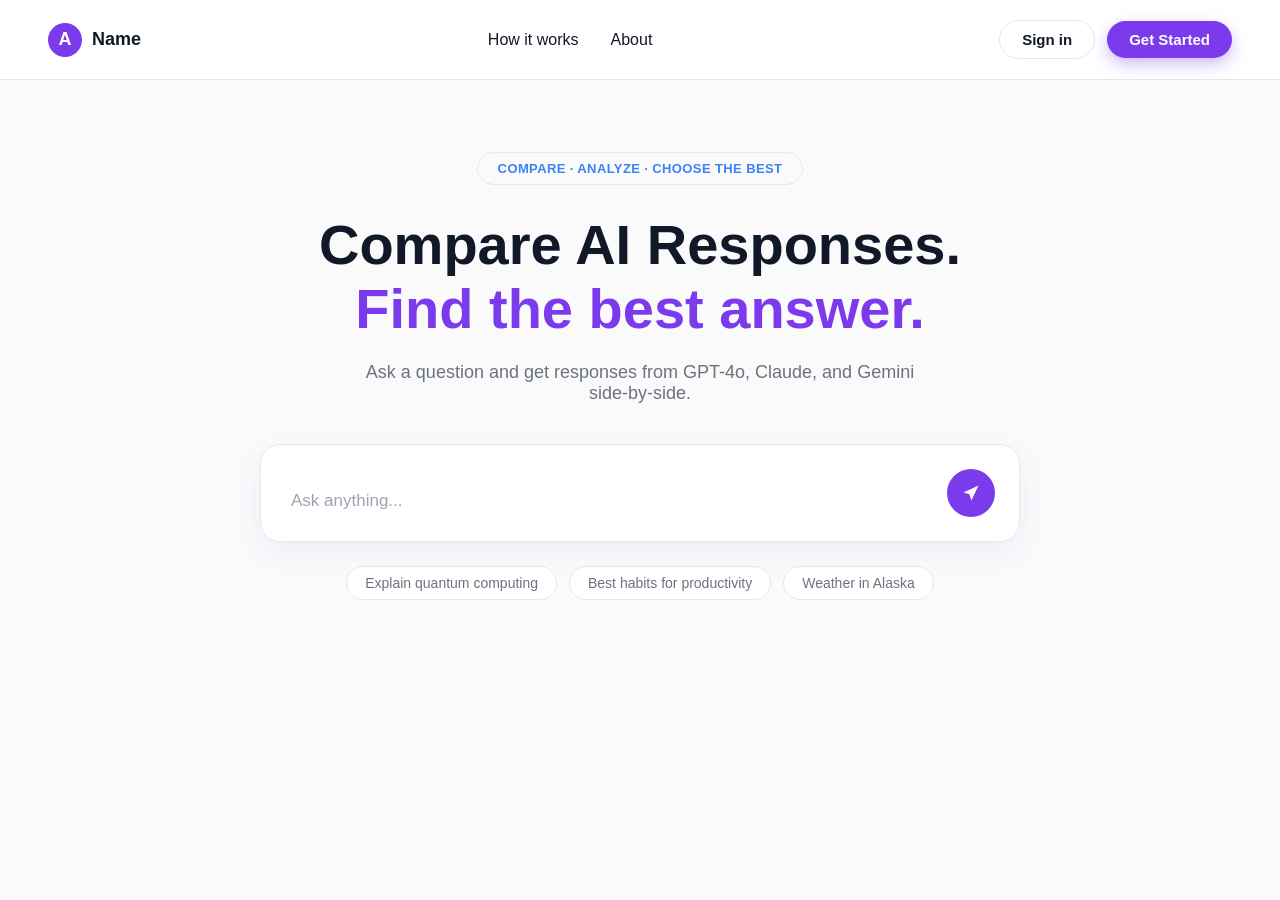
<file: index.html>
<!DOCTYPE html>
<html lang="en">
<head>
<meta charset="UTF-8">
<meta name="viewport" content="width=device-width, initial-scale=1.0">
<title>LLM Router — Compare AI Responses</title>
<link rel="stylesheet" href="style.css">
</head>
<body>

<header class="topbar">
  <a class="brand" href="#" data-action="go-landing">
    <span class="brand-avatar" id="brand-avatar">A</span>
    <span class="brand-name" id="brand-name">Name</span>
  </a>
  <nav class="nav-links">
    <a href="#" data-action="how-it-works">How it works</a>
    <a href="#" data-action="about">About</a>
  </nav>
  <div class="nav-actions" id="nav-actions-guest">
    <button class="btn btn-outline" data-action="sign-in">Sign in</button>
    <button class="btn btn-primary" data-action="get-started">Get Started</button>
  </div>
  <div class="nav-actions hidden" id="nav-actions-user">
    <button class="btn btn-outline" data-action="sign-out">Sign out</button>
  </div>
</header>

<main>

  <!-- ============ LANDING SCREEN ============ -->
  <section id="screen-landing" class="screen screen--active">
    <div class="landing-hero">
      <span class="pill">COMPARE &middot; ANALYZE &middot; CHOOSE THE BEST</span>
      <h1 class="hero-title">
        Compare AI Responses.<br>
        <span class="accent">Find the best answer.</span>
      </h1>
      <p class="hero-subtitle">
        Ask a question and get responses from GPT-4o, Claude, and Gemini side-by-side.
      </p>

      <form id="question-form" class="ask-box">
        <textarea id="question-input" placeholder="Ask anything..." rows="1" required></textarea>
        <button type="submit" class="send-btn" aria-label="Submit question">
          <svg viewBox="0 0 24 24" fill="currentColor"><path d="M3 11.5 21 3l-8.5 18-2.5-7.5L3 11.5Z"/></svg>
        </button>
      </form>

      <div class="example-chips">
        <button type="button" class="chip">Explain quantum computing</button>
        <button type="button" class="chip">Best habits for productivity</button>
        <button type="button" class="chip">Weather in Alaska</button>
      </div>
    </div>
  </section>

  <!-- ============ LOADING SCREEN ============ -->
  <section id="screen-loading" class="screen">
    <div class="loading-card">
      <span class="brand-avatar brand-avatar--lg">A</span>
      <h2>Comparing responses...</h2>
      <p id="loading-subtitle" class="muted">Getting the best answers from three models.</p>

      <div class="progress-row">
        <div class="progress-track">
          <div id="progress-fill" class="progress-fill"></div>
        </div>
        <span id="progress-percent" class="progress-percent">0%</span>
      </div>

      <ul id="loading-models" class="loading-models"></ul>
    </div>
  </section>

  <!-- ============ RESULTS / COMPARISON SCREEN ============ -->
  <section id="screen-results" class="screen">
    <div class="results-topbar">
      <button class="link-btn" data-action="new-question">&larr; New Question</button>
      <div class="view-toggle">
        <button class="toggle-btn toggle-btn--active" data-view="card">Card View</button>
        <button class="toggle-btn" data-view="table">Table View</button>
      </div>
      <div class="results-actions">
        <button class="icon-btn" data-action="share" title="Share">Share</button>
        <button class="icon-btn" data-action="new-question" title="Restart">&#8635;</button>
      </div>
    </div>

    <h2 class="question-label">Question Asked</h2>
    <p id="question-text" class="question-text">—</p>

    <div id="results-cards" class="results-cards"></div>

    <table id="results-table" class="results-table hidden">
      <thead>
        <tr><th>Model</th><th>Response</th><th></th></tr>
      </thead>
      <tbody id="results-table-body"></tbody>
    </table>

    <div class="verdict-banner">
      <span class="verdict-trophy">🏆</span>
      <div class="verdict-copy">
        <span class="verdict-label">AI Verdict</span>
        <p id="verdict-summary"><strong>—</strong> provides the most actionable, detailed, and well-structured answer.</p>
      </div>
      <div class="verdict-confidence">
        <span class="confidence-label">Confidence Score</span>
        <div class="progress-track progress-track--sm">
          <div id="confidence-fill" class="progress-fill progress-fill--green"></div>
        </div>
      </div>
      <span id="confidence-percent" class="confidence-percent">0%</span>
      <button class="btn btn-outline" data-action="view-verdict">view full verdict &rarr;</button>
    </div>
  </section>

  <!-- ============ EXPANDED RESPONSE SCREEN ============ -->
  <section id="screen-expanded" class="screen">
    <div class="expanded-topbar">
      <button class="link-btn" data-action="back-to-results">&larr; Back to results</button>
      <div class="results-actions">
        <button class="icon-btn" data-action="copy-response">Copy</button>
        <button class="icon-btn" data-action="share">Share</button>
      </div>
    </div>

    <h2 id="expanded-model" class="expanded-model">Model Chosen</h2>
    <p id="expanded-response" class="expanded-response"></p>
  </section>

  <!-- ============ SIGN IN SCREEN ============ -->
  <section id="screen-signin" class="screen">
    <div class="auth-card">
      <h2>Welcome back</h2>
      <p class="muted">Sign in to continue comparing AI responses.</p>
      <form id="signin-form" class="auth-form">
        <label>
          Username
          <input type="text" id="signin-username" placeholder="yourname" required>
        </label>
        <label>
          Password
          <input type="password" id="signin-password" placeholder="••••••••" required>
        </label>
        <button type="submit" class="btn btn-primary auth-submit">Sign in</button>
      </form>
      <p class="auth-switch">
        Don't have an account?
        <button type="button" class="link-btn" data-action="go-signup">Get Started</button>
      </p>
    </div>
  </section>

  <!-- ============ SIGN UP SCREEN ============ -->
  <section id="screen-signup" class="screen">
    <div class="auth-card">
      <h2>Create your account</h2>
      <p class="muted">Get started comparing AI responses side-by-side.</p>
      <form id="signup-form" class="auth-form">
        <label>
          Username
          <input type="text" id="signup-username" placeholder="yourname" required>
        </label>
        <label>
          Password
          <input type="password" id="signup-password" placeholder="••••••••" required>
        </label>
        <button type="submit" class="btn btn-primary auth-submit">Create Account</button>
      </form>
      <p class="auth-switch">
        Already have an account?
        <button type="button" class="link-btn" data-action="go-signin">Sign in</button>
      </p>
    </div>
  </section>

  <!-- ============ HOW IT WORKS SCREEN ============ -->
  <section id="screen-how-it-works" class="screen">
    <div class="info-page">
      <h2>How it works</h2>
      <p class="muted">
        LLM Router sends your question to several leading AI models at once, then helps you
        figure out which answer is actually worth reading.
      </p>

      <div class="steps">
        <div class="step">
          <span class="step-number">1</span>
          <div>
            <strong>Ask a question</strong>
            <p class="muted">Type anything into the box on the home page — a question, a task, or a prompt.</p>
          </div>
        </div>
        <div class="step">
          <span class="step-number">2</span>
          <div>
            <strong>We query multiple models</strong>
            <p class="muted">Your question is sent to GPT-4o, Claude, and Gemini simultaneously.</p>
          </div>
        </div>
        <div class="step">
          <span class="step-number">3</span>
          <div>
            <strong>Compare side-by-side</strong>
            <p class="muted">Read each response as cards or a table, and open any one in full.</p>
          </div>
        </div>
        <div class="step">
          <span class="step-number">4</span>
          <div>
            <strong>Get the AI verdict</strong>
            <p class="muted">We highlight the most detailed, actionable response with a confidence score.</p>
          </div>
        </div>
      </div>

      <button class="btn btn-primary" data-action="go-landing">Try it now &rarr;</button>
    </div>
  </section>

  <!-- ============ ABOUT SCREEN ============ -->
  <section id="screen-about" class="screen">
    <div class="info-page">
      <h2>About LLM Router</h2>
      <p>
        Every AI model answers questions a little differently — some are more detailed, some more
        concise, some better at reasoning through edge cases. LLM Router asks the same question to
        several models at once so you can see those differences directly, instead of guessing which
        model to trust.
      </p>
      <p>
        It's built for anyone who uses AI regularly — writers, developers, students, and researchers
        — who want a faster way to find the best answer without manually copy-pasting the same
        prompt into multiple chat windows.
      </p>
      <button class="btn btn-primary" data-action="get-started">Get Started &rarr;</button>
    </div>
  </section>

  <!-- ============ VERDICT / WINNER SCREEN ============ -->
  <section id="screen-verdict" class="screen">
    <div id="confetti" class="confetti"></div>
    <div class="winner-card">
      <span class="winner-trophy">🏆</span>
      <span class="winner-label">WINNER</span>
      <h2 id="winner-model" class="winner-model">Model Name</h2>
      <p id="winner-subtitle" class="winner-subtitle">
        provides the most comprehensive, actionable, and well-structured answer.
      </p>

      <div class="winner-features">
        <div class="feature-card">
          <span class="feature-icon feature-icon--green">🛡️</span>
          <strong>Most Detailed</strong>
          <span class="muted">Covers all aspects thoroughly</span>
        </div>
        <div class="feature-card">
          <span class="feature-icon feature-icon--purple">⚡</span>
          <strong>Most Actionable</strong>
          <span class="muted">Provides clear next steps</span>
        </div>
        <div class="feature-card">
          <span class="feature-icon feature-icon--orange">📋</span>
          <strong>Best Structure</strong>
          <span class="muted">Easy to follow and organized</span>
        </div>
        <div class="feature-card">
          <span class="feature-icon feature-icon--blue">💡</span>
          <strong>More Insights</strong>
          <span class="muted">Offers valuable extra tips</span>
        </div>
      </div>

      <div class="winner-confidence">
        <span class="confidence-label">Confidence Score</span>
        <div class="progress-track">
          <div id="winner-confidence-fill" class="progress-fill progress-fill--green"></div>
        </div>
        <span id="winner-confidence-percent" class="confidence-percent">0%</span>
      </div>

      <button class="btn btn-primary" data-action="ask-another">Ask Another Question &rarr;</button>
    </div>
  </section>

</main>

<script src="script.js"></script>
</body>
</html>
</file>
<file: style.css>
:root {
  --purple: #7C3AED;
  --purple-dark: #6D28D9;
  --purple-light: #F3EEFF;
  --blue: #3B82F6;
  --green: #10B981;
  --orange: #F59E0B;
  --ink: #111827;
  --muted: #6B7280;
  --border: #E5E7EB;
  --bg: #FAFAFA;
  --card: #FFFFFF;
  --radius-lg: 20px;
  --radius-md: 12px;
  --shadow: 0 10px 30px rgba(124, 58, 237, 0.08);
}

* { box-sizing: border-box; }

body {
  margin: 0;
  font-family: -apple-system, BlinkMacSystemFont, "Segoe UI", Roboto, Helvetica, Arial, sans-serif;
  color: var(--ink);
  background: var(--bg);
}

a { color: inherit; text-decoration: none; }

.muted { color: var(--muted); }

/* ---------- Top nav ---------- */
.topbar {
  display: flex;
  align-items: center;
  justify-content: space-between;
  padding: 20px 48px;
  border-bottom: 1px solid var(--border);
  background: var(--card);
}

.brand {
  display: flex;
  align-items: center;
  gap: 10px;
  font-weight: 700;
  font-size: 18px;
}

.brand-avatar {
  width: 34px;
  height: 34px;
  border-radius: 50%;
  background: var(--purple);
  color: #fff;
  display: flex;
  align-items: center;
  justify-content: center;
  font-weight: 700;
}

.brand-avatar--lg {
  width: 56px;
  height: 56px;
  font-size: 22px;
  margin: 0 auto 20px;
}

.nav-links {
  display: flex;
  gap: 32px;
  font-weight: 500;
}

.nav-links a:hover { color: var(--purple); }

.nav-actions { display: flex; align-items: center; gap: 12px; }

.btn {
  border: none;
  border-radius: 999px;
  padding: 10px 22px;
  font-weight: 600;
  font-size: 15px;
  cursor: pointer;
  transition: transform 0.15s ease, box-shadow 0.15s ease, opacity 0.15s ease;
}

.btn:hover { transform: translateY(-1px); }

.btn-primary {
  background: var(--purple);
  color: #fff;
  box-shadow: 0 6px 16px rgba(124, 58, 237, 0.35);
}

.btn-primary:hover { background: var(--purple-dark); }

.btn-outline {
  background: #fff;
  color: var(--ink);
  border: 1px solid var(--border);
}

.btn-outline:hover { border-color: var(--purple); color: var(--purple); }

/* ---------- Screens ---------- */
main { max-width: 1100px; margin: 0 auto; padding: 0 24px; }

.screen { display: none; }
.screen--active { display: block; }

/* ---------- Landing ---------- */
.landing-hero {
  text-align: center;
  padding: 72px 0 48px;
}

.pill {
  display: inline-block;
  padding: 8px 20px;
  border-radius: 999px;
  border: 1px solid var(--border);
  color: var(--blue);
  font-weight: 700;
  font-size: 13px;
  letter-spacing: 0.03em;
  margin-bottom: 28px;
}

.hero-title {
  font-size: 56px;
  line-height: 1.15;
  font-weight: 800;
  margin: 0 0 20px;
}

.hero-title .accent { color: var(--purple); }

.hero-subtitle {
  font-size: 18px;
  color: var(--muted);
  max-width: 560px;
  margin: 0 auto 40px;
}

.ask-box {
  display: flex;
  align-items: flex-end;
  gap: 16px;
  max-width: 760px;
  margin: 0 auto;
  background: var(--card);
  border-radius: var(--radius-lg);
  border: 1px solid var(--border);
  box-shadow: var(--shadow);
  padding: 24px 24px 24px 28px;
}

.ask-box textarea {
  flex: 1;
  border: none;
  outline: none;
  resize: none;
  font-size: 17px;
  font-family: inherit;
  color: var(--ink);
  min-height: 28px;
  max-height: 160px;
}

.ask-box textarea::placeholder { color: #9CA3AF; }

.send-btn {
  flex-shrink: 0;
  width: 48px;
  height: 48px;
  border: none;
  border-radius: 50%;
  background: var(--purple);
  color: #fff;
  display: flex;
  align-items: center;
  justify-content: center;
  cursor: pointer;
}

.send-btn svg { width: 20px; height: 20px; }
.send-btn:hover { background: var(--purple-dark); }

.example-chips {
  display: flex;
  justify-content: center;
  flex-wrap: wrap;
  gap: 12px;
  margin-top: 24px;
}

.chip {
  background: #fff;
  border: 1px solid var(--border);
  border-radius: 999px;
  padding: 8px 18px;
  font-size: 14px;
  color: var(--muted);
  cursor: pointer;
}

.chip:hover { border-color: var(--purple); color: var(--purple); }

/* ---------- Loading ---------- */
.loading-card {
  max-width: 480px;
  margin: 100px auto;
  text-align: center;
}

.loading-card h2 { font-size: 24px; margin: 0 0 8px; }
.loading-card .muted { margin: 0 0 32px; }

.progress-row {
  display: flex;
  align-items: center;
  gap: 14px;
  margin-bottom: 36px;
}

.progress-track {
  flex: 1;
  height: 8px;
  background: var(--border);
  border-radius: 999px;
  overflow: hidden;
}

.progress-track--sm { height: 6px; }

.progress-fill {
  height: 100%;
  width: 0%;
  background: var(--green);
  border-radius: 999px;
  transition: width 0.2s ease;
}

.progress-fill--green { background: var(--green); }

.progress-percent, .confidence-percent {
  font-weight: 700;
  font-size: 14px;
  min-width: 40px;
  text-align: right;
}

.loading-models {
  list-style: none;
  margin: 0;
  padding: 0;
  text-align: left;
}

.loading-models li {
  display: flex;
  justify-content: space-between;
  align-items: center;
  padding: 12px 0;
  border-bottom: 1px solid var(--border);
  font-weight: 600;
}

.loading-models li:last-child { border-bottom: none; }

.loading-status { font-weight: 500; font-size: 14px; color: var(--muted); }
.loading-status--done { color: var(--green); }

/* ---------- Results ---------- */
.results-topbar {
  display: flex;
  align-items: center;
  justify-content: space-between;
  padding: 32px 0 8px;
  gap: 16px;
  flex-wrap: wrap;
}

.link-btn {
  background: none;
  border: none;
  font-weight: 600;
  font-size: 15px;
  color: var(--ink);
  cursor: pointer;
}

.link-btn:hover { color: var(--purple); }

.view-toggle {
  display: flex;
  background: var(--border);
  border-radius: 999px;
  padding: 4px;
  gap: 4px;
}

.toggle-btn {
  border: none;
  background: transparent;
  padding: 6px 16px;
  border-radius: 999px;
  font-weight: 600;
  font-size: 13px;
  color: var(--muted);
  cursor: pointer;
}

.toggle-btn--active { background: #fff; color: var(--ink); box-shadow: 0 1px 3px rgba(0,0,0,0.1); }

.results-actions { display: flex; gap: 8px; }

.icon-btn {
  border: 1px solid var(--border);
  background: #fff;
  border-radius: 8px;
  padding: 8px 14px;
  font-weight: 600;
  font-size: 14px;
  cursor: pointer;
}

.icon-btn:hover { border-color: var(--purple); color: var(--purple); }

.question-label {
  font-size: 13px;
  text-transform: uppercase;
  letter-spacing: 0.06em;
  color: var(--muted);
  margin: 20px 0 6px;
}

.question-text {
  font-size: 22px;
  font-weight: 700;
  margin: 0 0 28px;
}

.results-cards {
  display: grid;
  grid-template-columns: repeat(3, 1fr);
  gap: 20px;
  margin-bottom: 28px;
}

.result-card {
  background: var(--card);
  border: 1px solid var(--border);
  border-radius: var(--radius-lg);
  padding: 24px;
  display: flex;
  flex-direction: column;
}

.result-card h3 { margin: 0 0 14px; font-size: 18px; }

.result-card .response-label {
  font-weight: 700;
  margin-bottom: 4px;
}

.result-card p {
  color: var(--muted);
  font-size: 15px;
  line-height: 1.5;
  flex: 1;
  margin: 0 0 20px;
}

.read-more-btn {
  border: none;
  border-radius: var(--radius-md);
  padding: 12px 16px;
  font-weight: 700;
  cursor: pointer;
  text-align: center;
}

.read-more-btn--green { background: #DCFCE7; color: #16A34A; }
.read-more-btn--orange { background: #FEF3C7; color: #D97706; }
.read-more-btn--blue { background: #DBEAFE; color: #2563EB; }

.results-table {
  width: 100%;
  border-collapse: collapse;
  margin-bottom: 28px;
  background: var(--card);
  border: 1px solid var(--border);
  border-radius: var(--radius-lg);
  overflow: hidden;
}

.results-table th, .results-table td {
  text-align: left;
  padding: 16px 20px;
  border-bottom: 1px solid var(--border);
  vertical-align: top;
}

.results-table th { font-size: 13px; text-transform: uppercase; color: var(--muted); }
.results-table td.model-cell { font-weight: 700; white-space: nowrap; }
.results-table td.response-cell { color: var(--muted); font-size: 15px; }
.results-table tr:last-child td { border-bottom: none; }

.hidden { display: none !important; }

.verdict-banner {
  display: flex;
  align-items: center;
  gap: 20px;
  background: var(--purple-light);
  border-radius: var(--radius-lg);
  padding: 24px 28px;
  margin-bottom: 48px;
  flex-wrap: wrap;
}

.verdict-trophy { font-size: 32px; }

.verdict-copy { flex: 1; min-width: 220px; }
.verdict-label { display: block; font-size: 13px; color: var(--muted); margin-bottom: 4px; }
.verdict-copy p { margin: 0; font-size: 16px; }

.verdict-confidence {
  display: flex;
  flex-direction: column;
  gap: 6px;
  min-width: 160px;
}

.confidence-label { font-size: 13px; color: var(--muted); }

/* ---------- Expanded response ---------- */
.expanded-topbar {
  display: flex;
  align-items: center;
  justify-content: space-between;
  padding: 32px 0;
}

.expanded-model { font-size: 26px; margin: 0 0 20px; }

.expanded-response {
  font-size: 17px;
  line-height: 1.7;
  color: var(--ink);
  max-width: 760px;
  padding-bottom: 80px;
}

/* ---------- Verdict / Winner ---------- */
#screen-verdict { position: relative; overflow: hidden; }

.confetti { position: absolute; inset: 0; pointer-events: none; }

.confetti span {
  position: absolute;
  top: -20px;
  width: 8px;
  height: 8px;
  border-radius: 2px;
  animation: confetti-fall linear forwards;
}

@keyframes confetti-fall {
  to { transform: translateY(420px) rotate(360deg); opacity: 0; }
}

.winner-card {
  position: relative;
  text-align: center;
  max-width: 640px;
  margin: 56px auto;
  padding: 0 16px;
}

.winner-trophy { font-size: 56px; display: block; margin-bottom: 12px; }

.winner-label {
  display: inline-block;
  font-weight: 800;
  letter-spacing: 0.15em;
  font-size: 13px;
  color: var(--purple);
  margin-bottom: 8px;
}

.winner-model { font-size: 34px; margin: 0 0 12px; }

.winner-subtitle {
  color: var(--muted);
  font-size: 16px;
  max-width: 480px;
  margin: 0 auto 32px;
}

.winner-features {
  display: grid;
  grid-template-columns: repeat(4, 1fr);
  gap: 14px;
  margin-bottom: 40px;
}

.feature-card {
  background: var(--card);
  border: 1px solid var(--border);
  border-radius: var(--radius-md);
  padding: 18px 12px;
  display: flex;
  flex-direction: column;
  gap: 6px;
  font-size: 13px;
}

.feature-icon { font-size: 20px; margin-bottom: 4px; }

.winner-confidence {
  display: flex;
  align-items: center;
  gap: 14px;
  margin-bottom: 32px;
  text-align: left;
}

.winner-confidence .confidence-label { flex-shrink: 0; }

/* ---------- Auth screens ---------- */
.auth-card {
  max-width: 420px;
  margin: 72px auto;
  background: var(--card);
  border: 1px solid var(--border);
  border-radius: var(--radius-lg);
  box-shadow: var(--shadow);
  padding: 40px 36px;
  text-align: center;
}

.auth-card h2 { margin: 0 0 8px; font-size: 26px; }
.auth-card .muted { margin: 0 0 28px; }

.auth-form {
  display: flex;
  flex-direction: column;
  gap: 18px;
  text-align: left;
}

.auth-form label {
  display: flex;
  flex-direction: column;
  gap: 8px;
  font-weight: 600;
  font-size: 14px;
}

.auth-form input {
  border: 1px solid var(--border);
  border-radius: var(--radius-md);
  padding: 12px 14px;
  font-size: 15px;
  font-family: inherit;
  outline: none;
}

.auth-form input:focus { border-color: var(--purple); }

.auth-submit { width: 100%; margin-top: 4px; }

.auth-switch {
  margin: 24px 0 0;
  font-size: 14px;
  color: var(--muted);
}

.auth-switch .link-btn {
  color: var(--purple);
  font-weight: 700;
  padding: 0;
  display: inline;
}

/* ---------- Info pages (How it works / About) ---------- */
.info-page {
  max-width: 680px;
  margin: 64px auto;
  text-align: center;
}

.info-page h2 { font-size: 34px; margin: 0 0 16px; }
.info-page > p { font-size: 17px; line-height: 1.7; color: var(--muted); text-align: left; margin: 0 0 20px; }
.info-page .muted { font-size: 17px; }
.info-page .btn { margin-top: 12px; }

.steps {
  display: flex;
  flex-direction: column;
  gap: 24px;
  text-align: left;
  margin: 36px 0 40px;
}

.step {
  display: flex;
  gap: 18px;
  align-items: flex-start;
}

.step-number {
  flex-shrink: 0;
  width: 36px;
  height: 36px;
  border-radius: 50%;
  background: var(--purple-light);
  color: var(--purple);
  font-weight: 800;
  display: flex;
  align-items: center;
  justify-content: center;
}

.step strong { display: block; margin-bottom: 4px; font-size: 16px; }
.step p { margin: 0; }

/* ---------- Responsive ---------- */
@media (max-width: 860px) {
  .topbar { padding: 16px 20px; }
  .nav-links { display: none; }
  .hero-title { font-size: 38px; }
  .results-cards { grid-template-columns: 1fr; }
  .winner-features { grid-template-columns: repeat(2, 1fr); }
  .verdict-banner { flex-direction: column; align-items: flex-start; }
}
</file>
